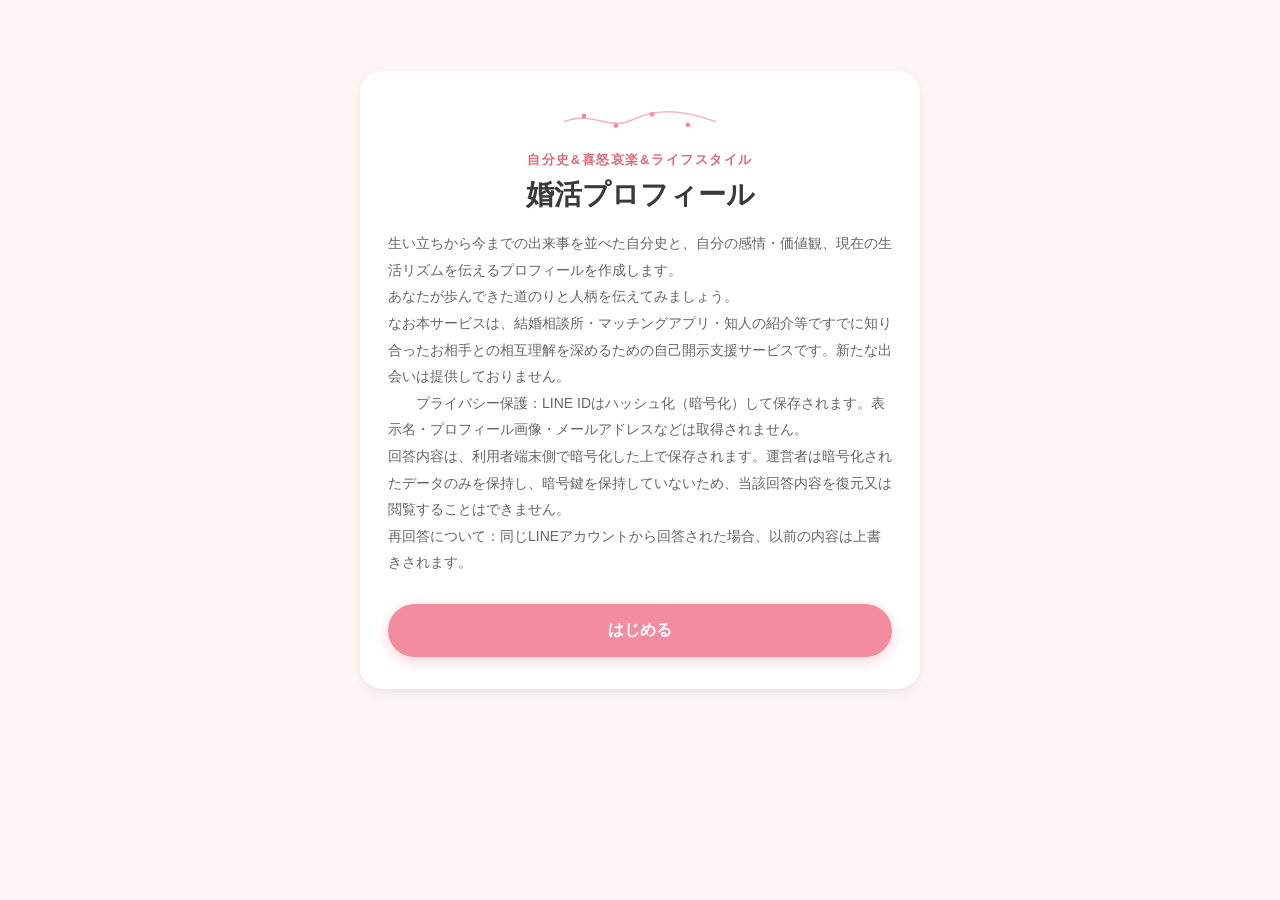
<file: index.html>
<!DOCTYPE html>
<html lang="ja">
<head>
<meta charset="UTF-8"/>
<meta name="viewport" content="width=device-width, initial-scale=1.0, viewport-fit=cover"/>
<meta name="theme-color" content="#f48ca0"/>
<title>婚活プロフィール</title>
<link rel="stylesheet" href="style.css"/>
<script src="https://static.line-scdn.net/liff/edge/2/sdk.js"></script>
</head>
<body>

<!-- 公開ビュー（共有リンクで開いたとき） -->
<div id="publicView" class="public-view container"></div>

<!-- アプリ本体 -->
<div id="app" class="app-shell container">

  <!-- トップ画面 -->
  <section id="screen-top" class="screen screen-top">
    <div class="top-card">
      <div class="top-deco" aria-hidden="true">
        <svg viewBox="0 0 200 32" xmlns="http://www.w3.org/2000/svg">
          <path d="M6 18 C40 4,60 30,90 16 S150 2,194 18" fill="none" stroke="#f4b8c5" stroke-width="2" stroke-linecap="round"/>
          <circle cx="30" cy="11" r="3" fill="#f48ca0"/><circle cx="70" cy="23" r="3" fill="#f48ca0"/>
          <circle cx="115" cy="9" r="3" fill="#f48ca0"/><circle cx="160" cy="22" r="3" fill="#f48ca0"/>
        </svg>
      </div>
      <p class="top-eyebrow">自分史&喜怒哀楽&ライフスタイル</p>
      <h1 class="top-title"> 婚活プロフィール </h1>
      <p class="top-desc">
        生い立ちから今までの出来事を並べた自分史と、自分の感情・価値観、現在の生活リズムを伝えるプロフィールを作成します。<br>
        あなたが歩んできた道のりと人柄を伝えてみましょう。<br>
        なお本サービスは、結婚相談所・マッチングアプリ・知人の紹介等ですでに知り合ったお相手との相互理解を深めるための自己開示支援サービスです。新たな出会いは提供しておりません。<br>
　　プライバシー保護：LINE IDはハッシュ化（暗号化）して保存されます。表示名・プロフィール画像・メールアドレスなどは取得されません。<br>
                    回答内容は、利用者端末側で暗号化した上で保存されます。運営者は暗号化されたデータのみを保持し、暗号鍵を保持していないため、当該回答内容を復元又は閲覧することはできません。<br>
      再回答について：同じLINEアカウントから回答された場合、以前の内容は上書きされます。</p>
      <button id="startBtn" class="btn-primary" type="button">はじめる</button>
      <button id="resumeBtn" class="btn-ghost hidden" type="button">続きから作成する</button>
    </div>
  </section>

  <!-- メイン画面 -->
  <section id="screen-main" class="screen screen-main hidden">

    <header class="app-bar">
      <span class="app-bar-title" id="appBarTitle">自分史</span>
      <span id="saveStatus" class="save-status">
        <svg viewBox="0 0 24 24" class="save-status-icon"><path d="M7 18a4 4 0 0 1-.6-7.96A5 5 0 0 1 16 9.5a3.5 3.5 0 0 1 .5 6.98" fill="none" stroke="currentColor" stroke-width="1.6" stroke-linecap="round" stroke-linejoin="round"/></svg>
        下書き保存中
      </span>
    </header>

    <!-- 入力タブ -->
    <div id="tab-input" class="tab-panel">

      <!-- サブ切替（3つ） -->
      <div class="sub-switcher">
        <button class="sub-switch-btn active" data-sub="story" type="button">自分史</button>
        <button class="sub-switch-btn" data-sub="torisetsu" type="button">喜怒哀楽</button>
        <button class="sub-switch-btn" data-sub="schedule" type="button">スケジュール</button>
      </div>

      <!-- 自分史サブパネル -->
      <div id="sub-story" class="sub-panel">
        <p class="drag-hint">カード左上の「▲▼」ボタンで、並び順を入れ替えられます。</p>
        <div class="profile-card" id="profileCard">
          <p class="profile-card-label">プロフィール基本情報</p>
          <div class="profile-row">
            <div class="field field-name">
              <label for="profileName">お名前</label>
              <input id="profileName" type="text">
            </div>
            <div class="field field-age">
              <label for="profileAge">年齢</label>
              <input id="profileAge" type="number" inputmode="numeric" placeholder="28">
            </div>
          </div>
          <div class="field">
            <label for="profileBirthdate">生年月日</label>
            <input id="profileBirthdate" type="date">
            <p class="field-hint">※カードの開始/終了の年と年齢を自動計算するために使用します（公開ページには表示されません）</p>
          </div>
        </div>
        <div id="cardList" class="card-list"></div>
        <button id="addCardBtn" class="btn-add" type="button">＋ カードを追加</button>
      </div>

      <!-- 喜怒哀楽サブパネル -->
      <div id="sub-torisetsu" class="sub-panel hidden">
        <div class="torisetsu-intro-card">
          <p class="torisetsu-intro-title">喜怒哀楽</p>
          <p class="torisetsu-intro-desc">喜怒哀楽をテーマに、あなたの感情・価値観・扱い方を伝えましょう。すべて自由記述です。</p>
        </div>
        <!-- 喜 -->
        <div class="emotion-section emotion-joy">
          <div class="emotion-header">
            <span class="emotion-kanji">喜</span>
            <span class="emotion-label">うれしい・誇り</span>
          </div>
          <div class="field">
            <label for="tq1">最近、人からしてもらって嬉しかったことはなんですか？</label>
            <textarea id="tq1"></textarea>
          </div>
          <div class="field">
            <label for="tq2">いま自慢できること（仕事でも家事でも趣味でもなんでも）</label>
            <textarea id="tq2"></textarea>
          </div>
        </div>
        <!-- 怒 -->
        <div class="emotion-section emotion-anger">
          <div class="emotion-header">
            <span class="emotion-kanji">怒</span>
            <span class="emotion-label">いかり・ストレス</span>
          </div>
          <div class="field">
            <label for="tq3">イラつくことがあるとどうなるタイプですか？（黙り込む・すぐカッとなる・いったん持ち帰ってから冷静に話したい　など）</label>
            <textarea id="tq3"></textarea>
          </div>
          <div class="field">
            <label for="tq4">ストレス発散方法はなんですか？</label>
            <textarea id="tq4"></textarea>
          </div>
        </div>
        <!-- 哀 -->
        <div class="emotion-section emotion-sorrow">
          <div class="emotion-header">
            <span class="emotion-kanji">哀</span>
            <span class="emotion-label">かなしい・落ち込む</span>
          </div>
          <div class="field">
            <label for="tq5">最近落ち込んだ出来事</label>
            <textarea id="tq5"></textarea>
          </div>
          <div class="field">
            <label for="tq6">落ち込んだ時はどうしてほしいですか？（一人にしてほしい・話を聞いてほしい・いつも通りにしてほしい　など）希望を教えてください。</label>
            <textarea id="tq6"></textarea>
          </div>
        </div>
        <!-- 楽 -->
        <div class="emotion-section emotion-fun">
          <div class="emotion-header">
            <span class="emotion-kanji">楽</span>
            <span class="emotion-label">たのしい・しあわせ</span>
          </div>
          <div class="field">
            <label for="tq7">家族や友人と盛り上がる話題はどんなジャンルが多いですか？</label>
            <textarea id="tq7"></textarea>
          </div>
          <div class="field">
            <label for="tq8">「人生が充実している、幸せだ」と感じる瞬間はどんな場面ですか？</label>
            <textarea id="tq8"></textarea>
          </div>
        </div>
      </div>

      <!-- スケジュールサブパネル -->
      <div id="sub-schedule" class="sub-panel hidden">
        <div class="schedule-intro-card">
          <p class="schedule-intro-title">生活スタイル・スケジュール</p>
          <p class="schedule-intro-desc">仕事の日・休日の平均的な1日を教えてください</p>
        </div>
        <div id="schedulePatternTabs" class="sched-tabs"></div>
        <div id="scheduleActivePattern"></div>
        <div id="scheduleInactivePatterns"></div>
        <button id="addPatternBtn" class="btn-add sched-add-pattern-btn" type="button">＋ パターンを追加</button>
      </div>

    </div><!-- /tab-input -->

    <!-- プレビュータブ -->
    <div id="tab-preview" class="tab-panel hidden">
      <button id="sendBtn" class="btn-primary btn-block" type="button">送信する</button>
      <button id="backToInputBtn" class="btn-ghost btn-block" type="button">入力に戻って編集する</button>
      <div id="previewContent"></div>
    </div>

    <!-- 設定タブ -->
    <div id="tab-settings" class="tab-panel hidden">
      <div class="settings-panel">
        <p class="settings-row-label">自動保存について</p>
        <p class="settings-row-desc">入力・カード追加・カード削除・並び替えのたびに、この端末へ自動的に保存されます。</p>
        <button id="resetBtn" class="btn-danger" type="button">下書きを削除して最初から作成する</button>
      </div>
    </div>

    <nav class="bottom-nav">
      <button class="nav-btn active" data-tab="input" type="button">
        <svg viewBox="0 0 24 24"><path d="M4 20h4l10-10-4-4L4 16v4Z" fill="none" stroke="currentColor" stroke-width="1.6" stroke-linejoin="round"/></svg>
        <span>入力</span>
      </button>
      <button class="nav-btn" data-tab="preview" type="button">
        <svg viewBox="0 0 24 24"><path d="M2 12s3.5-6 10-6 10 6 10 6-3.5 6-10 6-10-6-10-6Z" fill="none" stroke="currentColor" stroke-width="1.6" stroke-linejoin="round"/><circle cx="12" cy="12" r="2.6" fill="none" stroke="currentColor" stroke-width="1.6"/></svg>
        <span>プレビュー</span>
      </button>
      <button class="nav-btn" data-tab="settings" type="button">
        <svg viewBox="0 0 24 24"><circle cx="12" cy="12" r="3" fill="none" stroke="currentColor" stroke-width="1.6"/><path d="M19.4 13a7.6 7.6 0 0 0 0-2l2-1.4-2-3.4-2.3.8a7.7 7.7 0 0 0-1.8-1l-.3-2.4h-4l-.3 2.4a7.7 7.7 0 0 0-1.8 1l-2.3-.8-2 3.4 2 1.4a7.6 7.6 0 0 0 0 2l-2 1.4 2 3.4 2.3-.8a7.7 7.7 0 0 0 1.8 1l.3 2.4h4l.3-2.4a7.7 7.7 0 0 0 1.8-1l2.3.8 2-3.4-2-1.4Z" fill="none" stroke="currentColor" stroke-width="1.3" stroke-linejoin="round"/></svg>
        <span>設定</span>
      </button>
    </nav>
  </section>

</div>

<!-- 共有モーダル -->
<div id="shareModal" class="modal hidden">
  <div class="modal-content">
    <h3>共有</h3>
    <input id="shareName" placeholder="お名前を入力してください（任意）">
    <button id="shareBtn">共有する</button>
  </div>
</div>

<!-- 自分史カードテンプレート -->
<template id="cardTemplate">
  <div class="life-card">
    <div class="life-card-header">
      <div class="move-buttons">
        <button class="move-up" type="button" aria-label="上に移動">▲</button>
        <button class="move-down" type="button" aria-label="下に移動">▼</button>
      </div>
      <select class="card-category"></select>
      <button class="delete-card" type="button" aria-label="カードを削除">×</button>
    </div>
    <div class="card-body">
      <div class="field other-category-field hidden">
        <label>カテゴリ名</label>
        <input type="text" class="card-categoryName" placeholder="例：保育園、海外赴任など">
      </div>
      <div class="period-grid">
        <div class="field">
          <label>開始年</label>
          <div class="unit-input"><input type="number" inputmode="numeric" class="card-startYear" placeholder="2000"><span>年</span></div>
        </div>
        <div class="field">
          <label>開始年齢</label>
          <div class="unit-input"><input type="number" inputmode="numeric" class="card-startAge" placeholder="6"><span>歳</span></div>
        </div>
        <div class="field">
          <label>終了年</label>
          <div class="unit-input"><input type="number" inputmode="numeric" class="card-endYear" placeholder="2006"><span>年</span></div>
        </div>
        <div class="field">
          <label>終了年齢</label>
          <div class="unit-input"><input type="number" inputmode="numeric" class="card-endAge" placeholder="12"><span>歳</span></div>
        </div>
      </div>
      <div class="field">
        <label>学校名・会社名・施設名</label>
        <input type="text" class="card-orgName" placeholder="○○市立△△小学校">
      </div>
      <div class="field">
        <label>住んでいた場所</label>
        <input type="text" class="card-livedPlace" placeholder="神奈川県横浜市">
      </div>
      <div class="two-col">
        <div class="field">
          <label>当時の趣味</label>
          <textarea class="card-hobby" placeholder="サッカー、読書"></textarea>
        </div>
        <div class="field">
          <label>習い事・部活動</label>
          <textarea class="card-lessons" placeholder="サッカークラブ、そろばん"></textarea>
        </div>
      </div>
      <div class="two-col">
        <div class="field">
          <label>一番の思い出</label>
          <textarea class="card-bestMemory" placeholder="修学旅行が楽しかった！"></textarea>
        </div>
        <div class="field">
          <label>当時の自分を一言で表すと？</label>
          <input type="text" class="card-onePhrase" placeholder="好奇心旺盛">
        </div>
      </div>
    </div>
  </div>
</template>

<script src="app.js"></script>
</body>
</html>
</file>
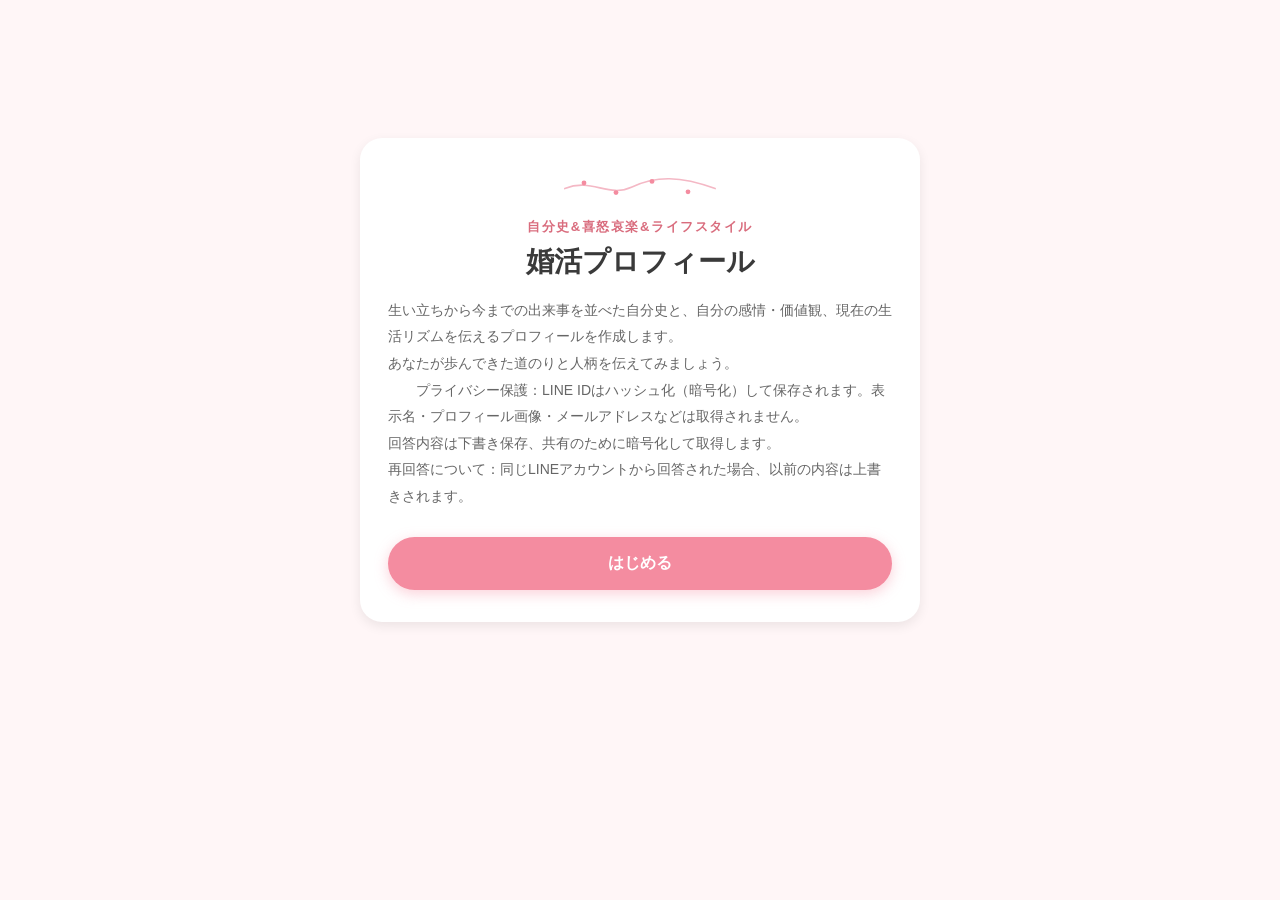
<file: selfintro_index.html>
<!DOCTYPE html>
<html lang="ja">
<head>
<meta charset="UTF-8"/>
<meta name="viewport" content="width=device-width, initial-scale=1.0, viewport-fit=cover"/>
<meta name="theme-color" content="#f48ca0"/>
<title>婚活プロフィール</title>
<link rel="stylesheet" href="style.css"/>
<script src="https://static.line-scdn.net/liff/edge/2/sdk.js"></script>
</head>
<body>

<!-- 公開ビュー（共有リンクで開いたとき） -->
<div id="publicView" class="public-view container"></div>

<!-- アプリ本体 -->
<div id="app" class="app-shell container">

  <!-- トップ画面 -->
  <section id="screen-top" class="screen screen-top">
    <div class="top-card">
      <div class="top-deco" aria-hidden="true">
        <svg viewBox="0 0 200 32" xmlns="http://www.w3.org/2000/svg">
          <path d="M6 18 C40 4,60 30,90 16 S150 2,194 18" fill="none" stroke="#f4b8c5" stroke-width="2" stroke-linecap="round"/>
          <circle cx="30" cy="11" r="3" fill="#f48ca0"/><circle cx="70" cy="23" r="3" fill="#f48ca0"/>
          <circle cx="115" cy="9" r="3" fill="#f48ca0"/><circle cx="160" cy="22" r="3" fill="#f48ca0"/>
        </svg>
      </div>
      <p class="top-eyebrow">自分史&喜怒哀楽&ライフスタイル</p>
      <h1 class="top-title"> 婚活プロフィール </h1>
      <p class="top-desc">
        生い立ちから今までの出来事を並べた自分史と、自分の感情・価値観、現在の生活リズムを伝えるプロフィールを作成します。<br>
        あなたが歩んできた道のりと人柄を伝えてみましょう。<br>
　　プライバシー保護：LINE IDはハッシュ化（暗号化）して保存されます。表示名・プロフィール画像・メールアドレスなどは取得されません。<br>
                    回答内容は下書き保存、共有のために暗号化して取得します。<br>
      再回答について：同じLINEアカウントから回答された場合、以前の内容は上書きされます。</p>
      <button id="startBtn" class="btn-primary" type="button">はじめる</button>
      <button id="resumeBtn" class="btn-ghost hidden" type="button">続きから作成する</button>
    </div>
  </section>

  <!-- メイン画面 -->
  <section id="screen-main" class="screen screen-main hidden">

    <header class="app-bar">
      <span class="app-bar-title" id="appBarTitle">自分史</span>
      <span id="saveStatus" class="save-status">
        <svg viewBox="0 0 24 24" class="save-status-icon"><path d="M7 18a4 4 0 0 1-.6-7.96A5 5 0 0 1 16 9.5a3.5 3.5 0 0 1 .5 6.98" fill="none" stroke="currentColor" stroke-width="1.6" stroke-linecap="round" stroke-linejoin="round"/></svg>
        下書き保存中
      </span>
    </header>

    <!-- 入力タブ -->
    <div id="tab-input" class="tab-panel">

      <!-- サブ切替（3つ） -->
      <div class="sub-switcher">
        <button class="sub-switch-btn active" data-sub="story" type="button">自分史</button>
        <button class="sub-switch-btn" data-sub="torisetsu" type="button">喜怒哀楽</button>
        <button class="sub-switch-btn" data-sub="schedule" type="button">スケジュール</button>
      </div>

      <!-- 自分史サブパネル -->
      <div id="sub-story" class="sub-panel">
        <p class="drag-hint">カード左上の「≡」を長押しすると、ドラッグして並び順を入れ替えられます。</p>
        <div class="profile-card" id="profileCard">
          <p class="profile-card-label">プロフィール基本情報</p>
          <div class="profile-row">
            <div class="field field-name">
              <label for="profileName">お名前</label>
              <input id="profileName" type="text">
            </div>
            <div class="field field-age">
              <label for="profileAge">年齢</label>
              <input id="profileAge" type="number" inputmode="numeric" placeholder="28">
            </div>
          </div>
          <div class="field">
            <label for="profileBirthdate">生年月日</label>
            <input id="profileBirthdate" type="date">
            <p class="field-hint">※カードの開始/終了の年と年齢を自動計算するために使用します（公開ページには表示されません）</p>
          </div>
        </div>
        <div id="cardList" class="card-list"></div>
        <button id="addCardBtn" class="btn-add" type="button">＋ カードを追加</button>
      </div>

      <!-- 喜怒哀楽サブパネル -->
      <div id="sub-torisetsu" class="sub-panel hidden">
        <div class="torisetsu-intro-card">
          <p class="torisetsu-intro-title">喜怒哀楽</p>
          <p class="torisetsu-intro-desc">喜怒哀楽をテーマに、あなたの感情・価値観・扱い方を伝えましょう。すべて自由記述です。</p>
        </div>
        <!-- 喜 -->
        <div class="emotion-section emotion-joy">
          <div class="emotion-header">
            <span class="emotion-kanji">喜</span>
            <span class="emotion-label">うれしい・誇り</span>
          </div>
          <div class="field">
            <label for="tq1">最近、人からしてもらって嬉しかったことはなんですか？</label>
            <textarea id="tq1"></textarea>
          </div>
          <div class="field">
            <label for="tq2">いま自慢できること（仕事でも家事でも趣味でもなんでも）</label>
            <textarea id="tq2"></textarea>
          </div>
        </div>
        <!-- 怒 -->
        <div class="emotion-section emotion-anger">
          <div class="emotion-header">
            <span class="emotion-kanji">怒</span>
            <span class="emotion-label">いかり・ストレス</span>
          </div>
          <div class="field">
            <label for="tq3">イラつくことがあるとどうなるタイプですか？（黙り込む・すぐカッとなる・いったん持ち帰ってから冷静に話したい　など）</label>
            <textarea id="tq3"></textarea>
          </div>
          <div class="field">
            <label for="tq4">ストレス発散方法はなんですか？</label>
            <textarea id="tq4"></textarea>
          </div>
        </div>
        <!-- 哀 -->
        <div class="emotion-section emotion-sorrow">
          <div class="emotion-header">
            <span class="emotion-kanji">哀</span>
            <span class="emotion-label">かなしい・落ち込む</span>
          </div>
          <div class="field">
            <label for="tq5">最近落ち込んだ出来事</label>
            <textarea id="tq5"></textarea>
          </div>
          <div class="field">
            <label for="tq6">落ち込んだ時はどうしてほしいですか？（一人にしてほしい・話を聞いてほしい・いつも通りにしてほしい　など）希望を教えてください。</label>
            <textarea id="tq6"></textarea>
          </div>
        </div>
        <!-- 楽 -->
        <div class="emotion-section emotion-fun">
          <div class="emotion-header">
            <span class="emotion-kanji">楽</span>
            <span class="emotion-label">たのしい・しあわせ</span>
          </div>
          <div class="field">
            <label for="tq7">家族や友人と盛り上がる話題はどんなジャンルが多いですか？</label>
            <textarea id="tq7"></textarea>
          </div>
          <div class="field">
            <label for="tq8">「人生が充実している、幸せだ」と感じる瞬間はどんな場面ですか？</label>
            <textarea id="tq8"></textarea>
          </div>
        </div>
      </div>

      <!-- スケジュールサブパネル -->
      <div id="sub-schedule" class="sub-panel hidden">
        <div class="schedule-intro-card">
          <p class="schedule-intro-title">生活スタイル・スケジュール</p>
          <p class="schedule-intro-desc">仕事の日・休日の平均的な1日を教えてください</p>
        </div>
        <div id="schedulePatternTabs" class="sched-tabs"></div>
        <div id="scheduleActivePattern"></div>
        <div id="scheduleInactivePatterns"></div>
        <button id="addPatternBtn" class="btn-add sched-add-pattern-btn" type="button">＋ パターンを追加</button>
      </div>

    </div><!-- /tab-input -->

    <!-- プレビュータブ -->
    <div id="tab-preview" class="tab-panel hidden">
      <button id="backToInputBtn" class="btn-ghost btn-block" type="button">入力に戻って編集する</button>
      <div id="previewContent"></div>
    </div>

    <!-- 共有タブ -->
    <div id="tab-share" class="tab-panel hidden">
      <div class="share-panel">
        <p class="share-title">シェアする</p>
        <p class="share-desc">あなたの人生を大切な人にも届けましょう</p>
        <label class="share-url-label" for="shareUrlInput">URLをコピー</label>
        <div class="share-url-row">
          <input id="shareUrlInput" type="text" readonly>
          <button id="copyUrlBtn" class="btn-copy" type="button">コピー</button>
        </div>
        <button id="lineShareBtn" class="btn-line" type="button">
          <svg viewBox="0 0 24 24" class="line-icon"><path d="M12 3C6.48 3 2 6.69 2 11.2c0 3.94 3.36 7.25 7.91 7.92-.12.46-.6 2.08-.69 2.4 0 0-.01.12.07.17.08.05.18.01.18.01.24-.03 2.78-1.83 3.9-2.58.86.13 1.75.2 2.63.2 5.52 0 10-3.69 10-8.2C26 6.69 17.52 3 12 3Z" fill="currentColor"/></svg>
          LINEで共有
        </button>
        <p class="share-note">※このURLを知っている人は誰でも閲覧できます</p>
      </div>
    </div>

    <!-- 設定タブ -->
    <div id="tab-settings" class="tab-panel hidden">
      <div class="settings-panel">
        <p class="settings-row-label">自動保存について</p>
        <p class="settings-row-desc">入力・カード追加・カード削除・並び替えのたびに、この端末へ自動的に保存されます。</p>
        <button id="resetBtn" class="btn-danger" type="button">下書きを削除して最初から作成する</button>
      </div>
    </div>

    <nav class="bottom-nav">
      <button class="nav-btn active" data-tab="input" type="button">
        <svg viewBox="0 0 24 24"><path d="M4 20h4l10-10-4-4L4 16v4Z" fill="none" stroke="currentColor" stroke-width="1.6" stroke-linejoin="round"/></svg>
        <span>入力</span>
      </button>
      <button class="nav-btn" data-tab="preview" type="button">
        <svg viewBox="0 0 24 24"><path d="M2 12s3.5-6 10-6 10 6 10 6-3.5 6-10 6-10-6-10-6Z" fill="none" stroke="currentColor" stroke-width="1.6" stroke-linejoin="round"/><circle cx="12" cy="12" r="2.6" fill="none" stroke="currentColor" stroke-width="1.6"/></svg>
        <span>プレビュー</span>
      </button>
      <button class="nav-btn" data-tab="share" type="button">
        <svg viewBox="0 0 24 24"><circle cx="18" cy="5" r="2.4" fill="none" stroke="currentColor" stroke-width="1.6"/><circle cx="6" cy="12" r="2.4" fill="none" stroke="currentColor" stroke-width="1.6"/><circle cx="18" cy="19" r="2.4" fill="none" stroke="currentColor" stroke-width="1.6"/><path d="M8.2 10.8 15.8 6.2M8.2 13.2l7.6 4.6" stroke="currentColor" stroke-width="1.6"/></svg>
        <span>共有</span>
      </button>
      <button class="nav-btn" data-tab="settings" type="button">
        <svg viewBox="0 0 24 24"><circle cx="12" cy="12" r="3" fill="none" stroke="currentColor" stroke-width="1.6"/><path d="M19.4 13a7.6 7.6 0 0 0 0-2l2-1.4-2-3.4-2.3.8a7.7 7.7 0 0 0-1.8-1l-.3-2.4h-4l-.3 2.4a7.7 7.7 0 0 0-1.8 1l-2.3-.8-2 3.4 2 1.4a7.6 7.6 0 0 0 0 2l-2 1.4 2 3.4 2.3-.8a7.7 7.7 0 0 0 1.8 1l.3 2.4h4l.3-2.4a7.7 7.7 0 0 0 1.8-1l2.3.8 2-3.4-2-1.4Z" fill="none" stroke="currentColor" stroke-width="1.3" stroke-linejoin="round"/></svg>
        <span>設定</span>
      </button>
    </nav>
  </section>

</div>

<!-- 自分史カードテンプレート -->
<template id="cardTemplate">
  <div class="life-card">
    <div class="life-card-header">
      <button class="drag-handle" type="button" aria-label="並び替え">≡</button>
      <select class="card-category"></select>
      <button class="delete-card" type="button" aria-label="カードを削除">×</button>
    </div>
    <div class="card-body">
      <div class="field other-category-field hidden">
        <label>カテゴリ名</label>
        <input type="text" class="card-categoryName" placeholder="例：保育園、海外赴任など">
      </div>
      <div class="period-grid">
        <div class="field">
          <label>開始年</label>
          <div class="unit-input"><input type="number" inputmode="numeric" class="card-startYear" placeholder="2000"><span>年</span></div>
        </div>
        <div class="field">
          <label>開始年齢</label>
          <div class="unit-input"><input type="number" inputmode="numeric" class="card-startAge" placeholder="6"><span>歳</span></div>
        </div>
        <div class="field">
          <label>終了年</label>
          <div class="unit-input"><input type="number" inputmode="numeric" class="card-endYear" placeholder="2006"><span>年</span></div>
        </div>
        <div class="field">
          <label>終了年齢</label>
          <div class="unit-input"><input type="number" inputmode="numeric" class="card-endAge" placeholder="12"><span>歳</span></div>
        </div>
      </div>
      <div class="field">
        <label>学校名・会社名・施設名</label>
        <input type="text" class="card-orgName" placeholder="○○市立△△小学校">
      </div>
      <div class="field">
        <label>住んでいた場所</label>
        <input type="text" class="card-livedPlace" placeholder="神奈川県横浜市">
      </div>
      <div class="two-col">
        <div class="field">
          <label>当時の趣味</label>
          <textarea class="card-hobby" placeholder="サッカー、読書"></textarea>
        </div>
        <div class="field">
          <label>習い事・部活動</label>
          <textarea class="card-lessons" placeholder="サッカークラブ、そろばん"></textarea>
        </div>
      </div>
      <div class="two-col">
        <div class="field">
          <label>一番の思い出</label>
          <textarea class="card-bestMemory" placeholder="修学旅行が楽しかった！"></textarea>
        </div>
        <div class="field">
          <label>当時の自分を一言で表すと？</label>
          <input type="text" class="card-onePhrase" placeholder="好奇心旺盛">
        </div>
      </div>
    </div>
  </div>
</template>

<script src="app.js"></script>
</body>
</html>
</file>
<file: style.css>
/* ============================================================
   トークン
   ============================================================ */
:root{
  --pink-bg:      #fff6f7;
  --pink-primary: #f48ca0;
  --pink-deep:    #d96c7d;
  --pink-border:  #f0c5cc;
  --pink-soft:    #fff0f2;
  --ink:          #444444;
  --ink-soft:     #888888;
  --white:        #ffffff;
  --shadow-card:  0 4px 12px rgba(0,0,0,.08);
  --shadow-float: 0 8px 22px rgba(0,0,0,.14);
  --radius-lg: 22px;
  --radius-md: 16px;
  --radius-sm: 12px;
  --radius-pill: 50px;
  --joy-bg:#fff8f0; --joy-deep:#e07040; --joy-border:#fad0b0;
  --anger-bg:#fff4f4; --anger-deep:#c04040; --anger-border:#f0c0c0;
  --sorrow-bg:#f4f6ff; --sorrow-deep:#4060b8; --sorrow-border:#c0ccf0;
  --fun-bg:#f8fff0; --fun-deep:#5a9040; --fun-border:#c8e8a8;
}

*{ box-sizing:border-box; }
body{
  margin:0; padding:20px 14px 0;
  background:var(--pink-bg);
  font-family:-apple-system,BlinkMacSystemFont,"Hiragino Sans","Yu Gothic",sans-serif;
  color:var(--ink); -webkit-tap-highlight-color:transparent;
}
.container{ max-width:560px; margin:0 auto; }
.hidden{ display:none !important; }
:focus-visible{ outline:2px solid var(--pink-deep); outline-offset:2px; }
@media(prefers-reduced-motion:reduce){ *{ transition:none !important; animation:none !important; } }

label{ display:block; margin-bottom:6px; font-size:13px; font-weight:600; color:#555; }

input[type="text"],input[type="number"],input[type="date"],input[type="time"],textarea,select{
  width:100%; padding:12px 14px; border:1px solid var(--pink-border);
  border-radius:var(--radius-sm); background:var(--white);
  font-size:15px; font-family:inherit; color:var(--ink);
}
textarea{ min-height:72px; resize:vertical; line-height:1.6; }
.field{ margin-bottom:14px; }

/* ============================================================
   トップ画面
   ============================================================ */
.screen-top{ min-height:80vh; display:flex; align-items:center; }
.top-card{
  width:100%; background:var(--white); border-radius:var(--radius-lg);
  box-shadow:var(--shadow-card); padding:36px 28px 32px; text-align:center;
}
.top-deco svg{ width:160px; height:26px; }
.top-eyebrow{ margin:14px 0 6px; font-size:13px; font-weight:700; letter-spacing:.12em; color:var(--pink-deep); }
.top-title{ margin:0 0 16px; font-size:28px; font-weight:800; line-height:1.4; color:#3a3a3a; }
.top-desc{ margin:0 0 28px; font-size:14px; line-height:1.9; color:#666; text-align:left; }
.btn-primary{
  display:block; width:100%; padding:16px; border:none; border-radius:var(--radius-pill);
  background:var(--pink-primary); color:#fff; font-size:16px; font-weight:700; cursor:pointer;
  box-shadow:0 4px 14px rgba(244,140,160,.4);
}
.btn-primary:active{ opacity:.92; }
.btn-ghost{
  display:block; width:100%; margin-top:12px; padding:14px;
  border:2px solid var(--pink-border); border-radius:var(--radius-pill);
  background:#fff; color:var(--pink-deep); font-size:15px; font-weight:700; cursor:pointer;
}
.btn-block{ width:100%; margin-bottom:16px; }

/* ============================================================
   アプリバー
   ============================================================ */
.app-bar{
  position:sticky; top:0; z-index:10; display:flex; align-items:center;
  justify-content:space-between; padding:10px 4px 14px; background:var(--pink-bg);
}
.app-bar-title{ font-size:17px; font-weight:800; color:#3a3a3a; }
.save-status{
  display:inline-flex; align-items:center; gap:5px; font-size:12px; font-weight:600;
  color:var(--pink-deep); background:var(--pink-soft); padding:6px 10px;
  border-radius:var(--radius-pill); transition:opacity .25s;
}
.save-status-icon{ width:14px; height:14px; }
.save-status.just-saved{ opacity:.55; }

/* ============================================================
   タブパネル
   ============================================================ */
.tab-panel{ padding-bottom:96px; }

/* ============================================================
   サブ切替（3ボタン）
   ============================================================ */
.sub-switcher{
  display:flex; gap:6px; margin-bottom:16px; background:var(--white);
  border-radius:var(--radius-pill); padding:4px; box-shadow:var(--shadow-card);
}
.sub-switch-btn{
  flex:1; padding:9px 2px; border:none; border-radius:var(--radius-pill);
  background:transparent; color:var(--ink-soft); font-size:12.5px; font-weight:700;
  cursor:pointer; transition:.2s; white-space:nowrap;
}
.sub-switch-btn.active{
  background:var(--pink-primary); color:#fff;
  box-shadow:0 2px 8px rgba(244,140,160,.35);
}
.sub-panel{ display:block; }

/* ============================================================
   プロフィールカード
   ============================================================ */
.profile-card{
  background:var(--white); border-radius:var(--radius-lg);
  box-shadow:var(--shadow-card); padding:18px 18px 6px; margin-bottom:16px;
}
.drag-hint{
  margin:0 0 14px; padding:10px 14px; background:var(--pink-soft);
  border-radius:var(--radius-md); font-size:12.5px; line-height:1.6; color:var(--pink-deep);
}
.profile-card-label{ margin:0 0 12px; font-size:13px; font-weight:700; color:var(--pink-deep); }
.profile-row{ display:grid; grid-template-columns:1fr 90px; gap:12px; }
.field-hint{ margin:6px 0 14px; font-size:11px; line-height:1.6; color:var(--ink-soft); }

/* ============================================================
   自分史カード（入力）
   ============================================================ */
.card-list{ display:flex; flex-direction:column; gap:14px; margin-bottom:18px; }
.life-card{ background:var(--white); border-radius:var(--radius-lg); box-shadow:var(--shadow-card); overflow:hidden; }
.life-card-header{
  display:flex; align-items:center; gap:10px; padding:10px 12px;
  border-bottom:1px solid var(--pink-soft);
}
.move-buttons{
  flex:0 0 auto; display:flex; flex-direction:column; gap:2px;
}
.move-up,.move-down{
  width:30px; height:20px; border:none; border-radius:6px; background:var(--pink-soft);
  color:var(--pink-deep); font-size:11px; line-height:1; cursor:pointer;
  display:flex; align-items:center; justify-content:center;
}
.move-up:active,.move-down:active{ opacity:.8; }
.move-up:disabled,.move-down:disabled{ opacity:.3; cursor:default; }
.card-category{ flex:1; border:none; background:transparent; font-size:16px; font-weight:700; color:var(--pink-deep); padding:6px 8px; }
.delete-card{ flex:0 0 auto; width:32px; height:32px; border:none; background:transparent; color:#cc6b78; font-size:20px; line-height:1; cursor:pointer; }
.card-body{ padding:14px 16px 4px; }
.other-category-field.hidden{ display:none; }
.period-grid{ display:grid; grid-template-columns:repeat(2,1fr); gap:10px 12px; margin-bottom:4px; }
@media(min-width:420px){ .period-grid{ grid-template-columns:repeat(4,1fr); } }
.unit-input{ position:relative; display:flex; align-items:center; }
.unit-input input{ padding-right:30px; }
.unit-input span{ position:absolute; right:12px; font-size:13px; color:var(--ink-soft); pointer-events:none; }
.two-col{ display:grid; grid-template-columns:1fr; gap:0 14px; }
@media(min-width:480px){ .two-col{ grid-template-columns:1fr 1fr; } }
.btn-add{
  display:block; width:100%; padding:16px; border:none; border-radius:var(--radius-pill);
  background:var(--pink-primary); color:#fff; font-size:16px; font-weight:700; cursor:pointer;
  box-shadow:0 4px 12px rgba(244,140,160,.35);
}
.btn-add:active{ opacity:.92; }

/* ============================================================
   自分トリセツ入力
   ============================================================ */
.torisetsu-intro-card{
  background:var(--white); border-radius:var(--radius-lg); box-shadow:var(--shadow-card);
  padding:18px 18px 14px; margin-bottom:16px; text-align:center;
}
.torisetsu-intro-title{ margin:0 0 8px; font-size:18px; font-weight:800; color:var(--pink-deep); }
.torisetsu-intro-desc{ margin:0; font-size:13px; line-height:1.8; color:#666; }
.emotion-section{ border-radius:var(--radius-lg); padding:18px 18px 6px; margin-bottom:16px; box-shadow:var(--shadow-card); }
.emotion-joy   { background:var(--joy-bg);    border:1px solid var(--joy-border); }
.emotion-anger { background:var(--anger-bg);  border:1px solid var(--anger-border); }
.emotion-sorrow{ background:var(--sorrow-bg); border:1px solid var(--sorrow-border); }
.emotion-fun   { background:var(--fun-bg);    border:1px solid var(--fun-border); }
.emotion-joy    input,.emotion-joy    textarea{ border-color:var(--joy-border); }
.emotion-anger  input,.emotion-anger  textarea{ border-color:var(--anger-border); }
.emotion-sorrow input,.emotion-sorrow textarea{ border-color:var(--sorrow-border); }
.emotion-fun    input,.emotion-fun    textarea{ border-color:var(--fun-border); }
.emotion-header{ display:flex; align-items:center; gap:10px; margin-bottom:14px; }
.emotion-kanji{
  flex:0 0 auto; width:38px; height:38px; border-radius:50%;
  display:flex; align-items:center; justify-content:center;
  font-size:18px; font-weight:800; color:#fff;
}
.emotion-joy    .emotion-kanji{ background:var(--joy-deep); }
.emotion-anger  .emotion-kanji{ background:var(--anger-deep); }
.emotion-sorrow .emotion-kanji{ background:var(--sorrow-deep); }
.emotion-fun    .emotion-kanji{ background:var(--fun-deep); }
.emotion-label{ font-size:13px; font-weight:700; color:var(--ink-soft); }

/* ============================================================
   スケジュール入力
   ============================================================ */
.schedule-intro-card{
  background:var(--white); border-radius:var(--radius-lg); box-shadow:var(--shadow-card);
  padding:18px 18px 14px; margin-bottom:16px; text-align:center;
}
.schedule-intro-title{ margin:0 0 8px; font-size:18px; font-weight:800; color:var(--pink-deep); }
.schedule-intro-desc{ margin:0; font-size:13px; line-height:1.8; color:#666; }

/* パターンタブ行 */
.sched-tabs{
  display:flex; gap:6px; margin-bottom:14px; overflow-x:auto;
  padding-bottom:4px; -webkit-overflow-scrolling:touch;
}
.sched-tabs::-webkit-scrollbar{ display:none; }

.sched-tab-btn{
  flex:0 0 auto; padding:8px 14px; border:2px solid var(--pink-border);
  border-radius:var(--radius-pill); background:var(--white);
  color:var(--ink-soft); font-size:13px; font-weight:700; cursor:pointer; white-space:nowrap;
}
.sched-tab-btn.active{
  background:var(--pink-primary); border-color:var(--pink-primary); color:#fff;
  box-shadow:0 2px 8px rgba(244,140,160,.35);
}
.sched-tab-add{
  flex:0 0 auto; padding:8px 14px; border:2px dashed var(--pink-border);
  border-radius:var(--radius-pill); background:transparent;
  color:var(--pink-deep); font-size:13px; font-weight:700; cursor:pointer; white-space:nowrap;
}

/* アクティブパターンカード */
.sched-active-card{
  background:var(--white); border-radius:var(--radius-lg);
  box-shadow:var(--shadow-card); margin-bottom:14px; overflow:hidden;
}
.sched-active-header{
  display:flex; align-items:center; justify-content:space-between;
  padding:12px 14px; border-bottom:1px solid var(--pink-soft);
  background:var(--pink-soft);
}
.sched-active-name{ font-size:15px; font-weight:800; color:var(--pink-deep); }
.sched-active-sublabel{ font-size:12px; color:var(--ink-soft); margin-left:4px; }
.sched-pattern-menu-btn{
  border:none; background:transparent; color:var(--ink-soft);
  font-size:22px; line-height:1; cursor:pointer; padding:2px 6px;
}

/* スロット行 */
.sched-slot-list{ padding:6px 0; }
.sched-slot{
  display:flex; align-items:center; gap:8px; padding:8px 12px;
  border-bottom:1px solid #faf0f2;
}
.sched-slot:last-child{ border-bottom:none; }

.sched-slot .move-buttons{
  flex:0 0 auto; display:flex; flex-direction:column; gap:2px;
}
.sched-slot .move-up,.sched-slot .move-down{
  width:26px; height:18px; border:none; border-radius:5px; background:var(--pink-soft);
  color:var(--pink-deep); font-size:10px; line-height:1; cursor:pointer;
  display:flex; align-items:center; justify-content:center;
}
.sched-slot .move-up:active,.sched-slot .move-down:active{ opacity:.8; }
.sched-slot .move-up:disabled,.sched-slot .move-down:disabled{ opacity:.3; cursor:default; }
.sched-slot-content{ flex:1; min-width:0; }
.sched-slot-times{ display:flex; align-items:center; gap:4px; margin-bottom:5px; }
.sched-slot-times input[type="time"]{
  width:0; min-width:88px; padding:5px 7px; font-size:13px;
  border-radius:8px; border:1px solid var(--pink-border);
}
.sched-slot-sep{ font-size:12px; color:var(--ink-soft); flex:0 0 auto; }
.sched-slot-activity{
  width:100%; padding:5px 8px; font-size:14px;
  border-radius:8px; border:1px solid var(--pink-border);
}
.sched-slot-delete{
  flex:0 0 auto; width:30px; height:30px; border:none; background:transparent;
  color:#cc6b78; font-size:18px; line-height:1; cursor:pointer;
}

/* 時間帯追加ボタン */
.sched-add-slot-btn{
  display:block; width:calc(100% - 24px); margin:10px 12px 14px;
  padding:11px; border:2px dashed var(--pink-border); border-radius:var(--radius-pill);
  background:transparent; color:var(--pink-deep); font-size:14px; font-weight:700; cursor:pointer;
}

/* 非アクティブパターン（折りたたみ）カード */
.sched-collapsed-card{
  display:flex; align-items:center; justify-content:space-between;
  background:var(--white); border-radius:var(--radius-md); box-shadow:var(--shadow-card);
  padding:14px 16px; margin-bottom:10px; cursor:pointer;
}
.sched-collapsed-name{ font-size:14px; font-weight:700; color:#3a3a3a; }
.sched-collapsed-sublabel{ font-size:12px; color:var(--ink-soft); margin-left:4px; }
.sched-chevron{ width:18px; height:18px; color:var(--ink-soft); flex:0 0 auto; }

.sched-add-pattern-btn{ margin-top:6px; }

/* ============================================================
   ボトムナビ
   ============================================================ */
.bottom-nav{
  position:fixed; left:50%; bottom:0; transform:translateX(-50%);
  width:min(560px,100%); display:flex; background:#ffffff;
  border-top:1px solid var(--pink-border); box-shadow:0 -4px 14px rgba(0,0,0,.06);
  padding:6px 6px calc(6px + env(safe-area-inset-bottom)); z-index:20;
}
.nav-btn{
  flex:1; display:flex; flex-direction:column; align-items:center; gap:3px;
  border:none; background:transparent; color:var(--ink-soft);
  font-size:11px; font-weight:600; padding:6px 0; cursor:pointer;
}
.nav-btn svg{ width:22px; height:22px; }
.nav-btn.active{ color:var(--pink-deep); }

/* ============================================================
   設定タブ
   ============================================================ */
.settings-panel{ background:var(--white); border-radius:var(--radius-lg); box-shadow:var(--shadow-card); padding:22px 20px; }
.settings-row-label{ margin:0 0 8px; font-size:15px; font-weight:700; color:#3a3a3a; }
.settings-row-desc{ margin:0 0 22px; font-size:13px; line-height:1.8; color:#666; }
.btn-danger{
  display:block; width:100%; padding:14px; border:1px solid #e5b2b2;
  border-radius:var(--radius-pill); background:#fff; color:#c0494f; font-size:14px; font-weight:700; cursor:pointer;
}

/* ============================================================
   タイムライン（プレビュー・公開ビュー共通）
   ============================================================ */
.public-view{ display:none; padding-bottom:40px; }

/********************************
 * 共有モーダル
 ********************************/

.modal{
  display:none;
  position:fixed;
  inset:0;
  background:rgba(0,0,0,.45);
  justify-content:center;
  align-items:center;
  padding:20px;
  z-index:999;
}

.modal.show{
  display:flex;
}

.modal-content{
  width:100%;
  max-width:400px;
  background:var(--white);
  border-radius:var(--radius-lg);
  padding:24px;
  box-shadow:var(--shadow-float);
}

.modal-content h3{
  margin-top:0;
  text-align:center;
  color:var(--pink-deep);
}

#shareName{
  width:100%;
  margin-top:12px;
}

#shareBtn{
  width:100%;
  margin-top:16px;
  padding:14px;
  border:none;
  border-radius:var(--radius-sm);
  background:var(--pink-primary);
  color:#fff;
  font-size:16px;
  font-weight:700;
  cursor:pointer;
}

#shareBtn:disabled{
  opacity:.6;
  cursor:default;
}

/********************************
 * 公開ビュー：状態表示（読み込み中・エラー時）
 ********************************/

.state-card{
  background:var(--white);
  border-radius:var(--radius-lg);
  box-shadow:var(--shadow-card);
  padding:36px 24px;
  text-align:center;
  margin:20px 16px;
}

.state-title{
  margin:0 0 8px;
  font-size:17px;
  font-weight:700;
  color:var(--pink-deep);
}

.state-text{
  margin:0;
  font-size:14px;
  line-height:1.8;
  color:var(--ink-soft);
}

.state-spinner{
  width:30px;
  height:30px;
  margin:0 auto 14px;
}

.state-spinner img{
  width:30px;
  height:30px;
  display:none;
}

.state-spinner .spinner-light{
  display:block;
}

@media (prefers-color-scheme: dark){
  .state-spinner .spinner-light{ display:none; }
  .state-spinner .spinner-dark{ display:block; }
}
.timeline-header{
  background:#fff; border-radius:var(--radius-lg); box-shadow:var(--shadow-card);
  padding:26px 22px; text-align:center; margin-bottom:16px;
}
.timeline-header-deco svg{ width:140px; height:24px; }
.timeline-header-title{ margin:10px 0 0; font-size:22px; font-weight:800; color:var(--pink-deep); letter-spacing:.04em; }
.timeline-header-sub{ margin:2px 0 18px; font-size:11px; letter-spacing:.18em; color:var(--ink-soft); }
.timeline-profile{ display:flex; align-items:center; gap:14px; text-align:left; }
.avatar-circle{
  flex:0 0 auto; width:54px; height:54px; border-radius:50%;
  background:linear-gradient(135deg,#f8a8b8,#f48ca0); color:#fff;
  font-size:20px; font-weight:800; display:flex; align-items:center; justify-content:center;
}
.timeline-profile-name{ margin:0; font-size:16px; font-weight:800; color:#3a3a3a; }
.timeline-date{ margin:14px 0 0; font-size:11px; color:var(--ink-soft); text-align:right; }
.timeline-list{ position:relative; }
.timeline-item{ display:flex; gap:10px; margin-bottom:14px; }
.timeline-rail{ flex:0 0 18px; position:relative; display:flex; justify-content:center; }
.timeline-rail::before{
  content:""; position:absolute; top:6px; bottom:-20px; width:2px; background:var(--pink-border);
}
.timeline-item:last-child .timeline-rail::before{ display:none; }
.timeline-dot{
  position:relative; z-index:1; width:11px; height:11px; margin-top:6px;
  border-radius:50%; background:var(--pink-primary); box-shadow:0 0 0 3px #fff;
}
.timeline-card{ flex:1; background:#fff; border-radius:var(--radius-md); box-shadow:var(--shadow-card); padding:16px 16px 14px; }
.timeline-period{ margin:0 0 6px; font-size:12px; font-weight:700; color:var(--ink-soft); }
.timeline-category{ display:flex; align-items:center; gap:8px; margin:0 0 10px; font-size:15px; font-weight:800; color:#3a3a3a; }
.cat-icon{
  flex:0 0 auto; width:26px; height:26px; border-radius:50%; background:var(--pink-soft);
  color:var(--pink-deep); display:flex; align-items:center; justify-content:center;
}
.cat-icon svg{ width:15px; height:15px; }
.field-row{ display:flex; gap:10px; padding:5px 0; font-size:13px; line-height:1.7; }
.field-row-label{ flex:0 0 84px; color:var(--pink-deep); font-weight:700; }
.field-row-value{ flex:1; color:#555; word-break:break-word; }
.timeline-empty{
  background:#fff; border-radius:var(--radius-md); box-shadow:var(--shadow-card);
  padding:32px 20px; text-align:center; color:var(--ink-soft); font-size:14px;
}

/* ============================================================
   自分トリセツ 表示
   ============================================================ */
.torisetsu-view-header{
  background:#fff; border-radius:var(--radius-lg); box-shadow:var(--shadow-card);
  padding:24px 22px; text-align:center; margin:24px 0 16px;
}
.torisetsu-view-header-deco svg{ width:140px; height:24px; }
.torisetsu-view-title{ margin:10px 0 2px; font-size:22px; font-weight:800; color:var(--pink-deep); letter-spacing:.04em; }
.torisetsu-view-sub{ margin:0; font-size:11px; letter-spacing:.12em; color:var(--ink-soft); }
.torisetsu-emotion-block{ border-radius:var(--radius-lg); padding:16px 18px 6px; margin-bottom:14px; box-shadow:var(--shadow-card); }
.torisetsu-joy   { background:var(--joy-bg);    border:1px solid var(--joy-border); }
.torisetsu-anger { background:var(--anger-bg);  border:1px solid var(--anger-border); }
.torisetsu-sorrow{ background:var(--sorrow-bg); border:1px solid var(--sorrow-border); }
.torisetsu-fun   { background:var(--fun-bg);    border:1px solid var(--fun-border); }
.torisetsu-emotion-heading{ display:flex; align-items:center; gap:10px; margin-bottom:10px; font-size:15px; font-weight:800; color:#3a3a3a; }
.torisetsu-kanji-badge{
  flex:0 0 auto; width:28px; height:28px; border-radius:50%;
  display:flex; align-items:center; justify-content:center; font-size:14px; font-weight:800; color:#fff;
}
.badge-joy   { background:var(--joy-deep); }
.badge-anger { background:var(--anger-deep); }
.badge-sorrow{ background:var(--sorrow-deep); }
.badge-fun   { background:var(--fun-deep); }
.torisetsu-qa{ padding:8px 0; border-top:1px solid rgba(0,0,0,.06); }
.torisetsu-question{ margin:0 0 4px; font-size:12px; font-weight:700; color:var(--ink-soft); line-height:1.5; }
.torisetsu-answer{ margin:0 0 8px; font-size:14px; color:#444; line-height:1.8; white-space:pre-wrap; word-break:break-word; }

/* ============================================================
   スケジュール 表示（プレビュー・公開ビュー）
   ============================================================ */
.sched-view-header{
  background:#fff; border-radius:var(--radius-lg); box-shadow:var(--shadow-card);
  padding:24px 22px; text-align:center; margin:24px 0 16px;
}
.sched-view-header-deco svg{ width:140px; height:24px; }
.sched-view-title{ margin:10px 0 2px; font-size:22px; font-weight:800; color:var(--pink-deep); letter-spacing:.04em; }
.sched-view-sub{ margin:0; font-size:11px; letter-spacing:.12em; color:var(--ink-soft); }

.sched-view-wrapper{ overflow-x:auto; -webkit-overflow-scrolling:touch; }

.sched-grid-wrapper{
  display:grid; min-width:280px;
  border-radius:var(--radius-md); overflow:hidden;
  box-shadow:var(--shadow-card); background:#fff;
}

.sched-axis-col{ background:#fafafa; }

.sched-col-header-spacer{ height:48px; border-bottom:1px solid #f0f0f0; }

.sched-axis-body{ position:relative; }

.sched-hour-label{
  position:absolute; left:0; right:0; padding:0 6px;
  font-size:10px; font-weight:600; color:var(--ink-soft);
  transform:translateY(-50%); line-height:1; user-select:none;
}

.sched-pattern-col{ border-left:1px solid #f0f0f0; min-width:0; }

.sched-col-header{
  height:48px; display:flex; flex-direction:column; align-items:center;
  justify-content:center; padding:4px 8px; border-bottom:1px solid rgba(0,0,0,.06);
  text-align:center;
}
.sched-col-name{ font-size:13px; font-weight:800; line-height:1.2; }
.sched-col-sublabel{ font-size:10px; color:var(--ink-soft); }

.sched-col-body{ position:relative; }

.sched-block{
  position:absolute; left:3px; right:3px;
  border-radius:8px; padding:3px 6px;
  display:flex; flex-direction:column; justify-content:flex-start;
  overflow:hidden; border:1px solid rgba(0,0,0,.06);
}
.sched-block-time{ font-size:9px; font-weight:600; color:#666; line-height:1.3; white-space:nowrap; }
.sched-block-activity{ font-size:11px; font-weight:700; color:#333; line-height:1.3; word-break:break-all; }

/* 追加パターン行（下部） */
.sched-extra-row{
  background:#fff; border-radius:var(--radius-md); box-shadow:var(--shadow-card);
  padding:14px 16px; margin-top:14px;
}
.sched-extra-label{ display:block; font-size:12px; font-weight:700; color:var(--ink-soft); margin-bottom:8px; }
.sched-extra-tabs{ display:flex; flex-wrap:wrap; gap:8px; margin-bottom:8px; }
.sched-extra-tab{
  padding:7px 14px; border:2px solid var(--pink-border); border-radius:var(--radius-pill);
  background:var(--white); color:var(--pink-deep); font-size:13px; font-weight:700; cursor:pointer;
}
.sched-extra-tab:hover{ background:var(--pink-soft); }
.sched-extra-hint{ font-size:11px; color:var(--ink-soft); }

/* ---- 公開ビューのCTA ---- */
.cta-card{
  margin-top:20px; padding:22px 20px;
  background:linear-gradient(135deg,#fff9fa,#ffeef1);
  border:2px dashed #f4b8c5; border-radius:var(--radius-lg); text-align:center;
}
.cta-title{ margin:0 0 8px; font-size:16px; font-weight:800; color:var(--pink-deep); }
.cta-text{ margin:0 0 16px; font-size:13px; line-height:1.7; color:#666; }
.cta-btn{ box-shadow:0 4px 12px rgba(244,140,160,.35); }

@media(max-width:480px){
  .top-title{ font-size:25px; }
  .top-card{ padding:30px 22px 26px; }
}
</file>
